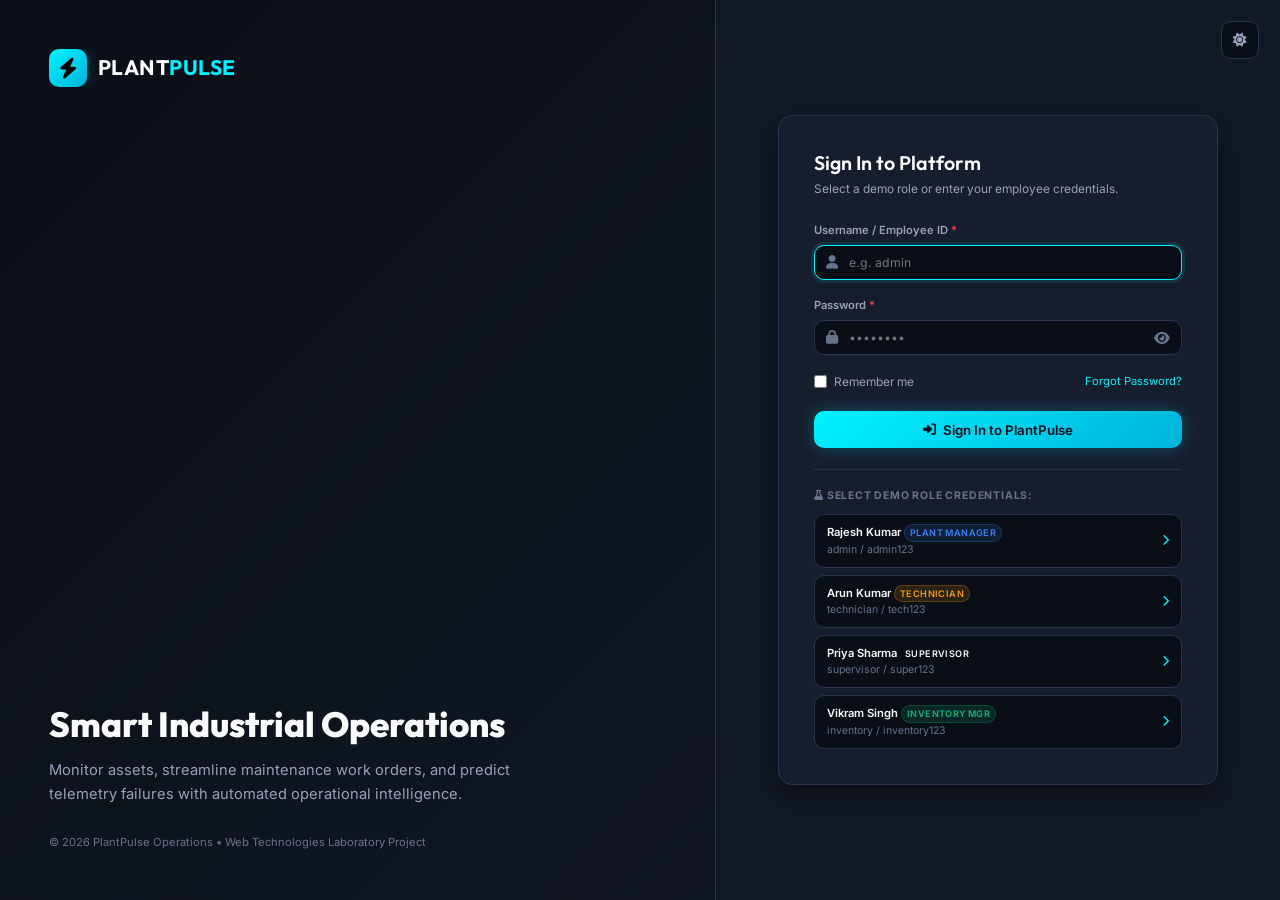
<file: login.html>
<!DOCTYPE html>
<html lang="en">
<head>
    <meta charset="UTF-8">
    <meta name="viewport" content="width=device-width, initial-scale=1.0">
    <title>Login | PlantPulse Industrial Platform</title>
    <meta name="description" content="PlantPulse Smart Industrial Asset & Predictive Maintenance Platform Login.">
    
    <!-- EARLY THEME INITIALIZATION SCRIPT (CRITICAL: PREVENTS THEME FLASHING) -->
    <script>
        (function() {
            var savedTheme = localStorage.getItem("plantpulse_theme") || "dark";
            document.documentElement.setAttribute("data-theme", savedTheme);
        })();
    </script>

    <link rel="stylesheet" href="https://cdnjs.cloudflare.com/ajax/libs/font-awesome/6.4.0/css/all.min.css">
    <link rel="stylesheet" href="css/style.css">
</head>
<body>

<div class="login-container">
    
    <!-- Left Hero Section (Desktop Split Screen) -->
    <div class="login-hero">
        <div class="brand-logo" style="font-size:1.5rem;">
            <div class="brand-icon"><i class="fas fa-bolt"></i></div>
            <div class="brand-text">PLANT<span>PULSE</span></div>
        </div>

        <div class="login-hero-content">
            <h1 class="login-hero-title">Smart Industrial Operations</h1>
            <p class="login-hero-sub">Monitor assets, streamline maintenance work orders, and predict telemetry failures with automated operational intelligence.</p>
        </div>

        <div style="font-size:0.8rem; color:var(--text-muted);">
            &copy; 2026 PlantPulse Operations • Web Technologies Laboratory Project
        </div>
    </div>

    <!-- Right Login Card Section -->
    <div class="login-card-wrapper" style="position:relative;">
        
        <!-- Theme Toggle on Login Screen -->
        <button class="icon-btn theme-toggle-trigger" id="themeToggleBtn" style="position:absolute; top:1.5rem; right:1.5rem;" title="Switch Theme">
            <i class="fas fa-sun"></i>
        </button>

        <div class="login-card">
            
            <div style="margin-bottom:1.75rem;">
                <h2 style="font-size:1.4rem; margin-bottom:0.3rem;">Sign In to Platform</h2>
                <p style="font-size:0.85rem; color:var(--text-secondary);">Select a demo role or enter your employee credentials.</p>
            </div>

            <div id="loginAlert" class="toast toast-danger" style="display:none; margin-bottom:1.25rem; width:100%;">
                <i class="fas fa-circle-exclamation toast-icon"></i>
                <div class="toast-content">
                    <div class="toast-title">Authentication Failed</div>
                    <div class="toast-message" id="loginAlertMsg">Invalid credentials.</div>
                </div>
            </div>

            <form id="loginForm">
                <div class="form-group" style="margin-bottom:1.25rem;">
                    <label class="form-label">Username / Employee ID <span class="required">*</span></label>
                    <div style="position:relative;">
                        <input type="text" id="loginUsername" class="form-control" placeholder="e.g. admin" required autofocus style="padding-left:2.4rem;">
                        <i class="fas fa-user" style="position:absolute; left:0.85rem; top:50%; transform:translateY(-50%); color:var(--text-muted);"></i>
                    </div>
                </div>

                <div class="form-group" style="margin-bottom:1.25rem;">
                    <label class="form-label">Password <span class="required">*</span></label>
                    <div style="position:relative;">
                        <input type="password" id="loginPassword" class="form-control" placeholder="••••••••" required style="padding-left:2.4rem; padding-right:2.4rem;">
                        <i class="fas fa-lock" style="position:absolute; left:0.85rem; top:50%; transform:translateY(-50%); color:var(--text-muted);"></i>
                        <button type="button" id="togglePassBtn" style="position:absolute; right:0.85rem; top:50%; transform:translateY(-50%); color:var(--text-muted);" title="Toggle Password Visibility">
                            <i class="fas fa-eye" id="passEyeIcon"></i>
                        </button>
                    </div>
                </div>

                <div style="display:flex; justify-content:space-between; align-items:center; margin-bottom:1.5rem; font-size:0.85rem;">
                    <label style="display:flex; align-items:center; gap:0.5rem; cursor:pointer; color:var(--text-secondary);">
                        <input type="checkbox" id="rememberMe"> Remember me
                    </label>
                    <a href="javascript:void(0)" onclick="alert('Stage 1 Demo: Please use one of the pre-configured demo credentials below.')" style="font-size:0.8rem;">Forgot Password?</a>
                </div>

                <button type="submit" id="submitLoginBtn" class="btn btn-primary" style="width:100%; padding:0.75rem; font-size:0.95rem; margin-bottom:1.5rem;">
                    <i class="fas fa-right-to-bracket" id="loginBtnIcon"></i> <span id="loginBtnText">Sign In to PlantPulse</span>
                </button>
            </form>

            <!-- Pre-configured Demo Accounts Helper Section -->
            <div style="border-top:1px solid var(--border-color); padding-top:1.25rem;">
                <div style="font-size:0.75rem; font-weight:700; text-transform:uppercase; color:var(--text-muted); letter-spacing:0.8px; margin-bottom:0.75rem;">
                    <i class="fas fa-flask"></i> Select Demo Role Credentials:
                </div>

                <div style="display:flex; flex-direction:column; gap:0.5rem;">
                    
                    <div class="demo-account-chip" onclick="fillCredentials('admin', 'admin123')">
                        <div>
                            <div style="font-weight:600; color:var(--text-primary);">Rajesh Kumar <span class="badge badge-info" style="font-size:0.65rem; padding:1px 5px;">Plant Manager</span></div>
                            <div style="font-size:0.75rem; color:var(--text-muted);">admin / admin123</div>
                        </div>
                        <i class="fas fa-chevron-right" style="color:var(--accent-primary);"></i>
                    </div>

                    <div class="demo-account-chip" onclick="fillCredentials('technician', 'tech123')">
                        <div>
                            <div style="font-weight:600; color:var(--text-primary);">Arun Kumar <span class="badge badge-warning" style="font-size:0.65rem; padding:1px 5px;">Technician</span></div>
                            <div style="font-size:0.75rem; color:var(--text-muted);">technician / tech123</div>
                        </div>
                        <i class="fas fa-chevron-right" style="color:var(--accent-primary);"></i>
                    </div>

                    <div class="demo-account-chip" onclick="fillCredentials('supervisor', 'super123')">
                        <div>
                            <div style="font-weight:600; color:var(--text-primary);">Priya Sharma <span class="badge badge-purple" style="font-size:0.65rem; padding:1px 5px;">Supervisor</span></div>
                            <div style="font-size:0.75rem; color:var(--text-muted);">supervisor / super123</div>
                        </div>
                        <i class="fas fa-chevron-right" style="color:var(--accent-primary);"></i>
                    </div>

                    <div class="demo-account-chip" onclick="fillCredentials('inventory', 'inventory123')">
                        <div>
                            <div style="font-weight:600; color:var(--text-primary);">Vikram Singh <span class="badge badge-success" style="font-size:0.65rem; padding:1px 5px;">Inventory Mgr</span></div>
                            <div style="font-size:0.75rem; color:var(--text-muted);">inventory / inventory123</div>
                        </div>
                        <i class="fas fa-chevron-right" style="color:var(--accent-primary);"></i>
                    </div>

                </div>
            </div>

        </div>
    </div>
</div>

<script src="js/mock-data.js"></script>
<script src="js/store.js"></script>
<script src="js/theme.js"></script>
<script src="js/auth.js"></script>

<script>
    document.addEventListener("DOMContentLoaded", () => {
        // Initialize Theme System
        PlantPulseTheme.init();

        // Redirect if already logged in
        if (PlantPulseAuth.getCurrentUser()) {
            window.location.href = "index.html";
        }

        const form = document.getElementById("loginForm");
        const alertBox = document.getElementById("loginAlert");
        const alertMsg = document.getElementById("loginAlertMsg");
        const passInput = document.getElementById("loginPassword");
        const togglePassBtn = document.getElementById("togglePassBtn");
        const passEyeIcon = document.getElementById("passEyeIcon");
        const submitBtn = document.getElementById("submitLoginBtn");
        const btnIcon = document.getElementById("loginBtnIcon");
        const btnText = document.getElementById("loginBtnText");

        // Toggle Password Visibility
        togglePassBtn.addEventListener("click", () => {
            const isPass = passInput.type === "password";
            passInput.type = isPass ? "text" : "password";
            passEyeIcon.className = isPass ? "fas fa-eye-slash" : "fas fa-eye";
        });

        form.addEventListener("submit", (e) => {
            e.preventDefault();
            const username = document.getElementById("loginUsername").value.trim();
            const password = passInput.value.trim();
            const rememberMe = document.getElementById("rememberMe").checked;

            // Visual Login Button Spinner Transition
            submitBtn.disabled = true;
            btnIcon.className = "fas fa-spinner fa-spin";
            btnText.textContent = "Signing In...";

            setTimeout(() => {
                const res = PlantPulseAuth.login(username, password, rememberMe);
                if (res.success) {
                    btnIcon.className = "fas fa-circle-check";
                    btnText.textContent = "Authenticated!";
                    setTimeout(() => {
                        window.location.href = "index.html";
                    }, 300);
                } else {
                    submitBtn.disabled = false;
                    btnIcon.className = "fas fa-right-to-bracket";
                    btnText.textContent = "Sign In to PlantPulse";
                    alertMsg.textContent = res.message;
                    alertBox.style.display = "flex";
                }
            }, 350);
        });
    });

    function fillCredentials(user, pass) {
        document.getElementById("loginUsername").value = user;
        document.getElementById("loginPassword").value = pass;
        document.getElementById("loginAlert").style.display = "none";
    }
</script>

</body>
</html>
</file>
<file: css/style.css>
/* ==========================================================================
   PLANTPULSE - Industrial Operations Platform CSS Design System
   Stage 1: HTML5 + CSS3 + ES6 JavaScript
   Theme: Single Centralized Theme Architecture (Dark Graphite & Clean Light)
   ========================================================================== */

@import url('https://fonts.googleapis.com/css2?family=Inter:wght@300;400;500;600;700&family=Outfit:wght@400;500;600;700;800&family=JetBrains+Mono:wght@400;500&display=swap');

/* --- CSS Variables & Design Tokens --- */
:root {
    /* Color Palette - Dark Theme Default */
    --bg-dark: #0a0e17;
    --bg-surface: #121824;
    --bg-surface-hover: #1a2234;
    --bg-card: #161e2e;
    --bg-card-header: #1c263b;
    --bg-modal: #182236;
    
    --border-color: #26334d;
    --border-color-light: #334466;
    --border-glow: rgba(0, 242, 254, 0.15);

    /* Text Colors - High Contrast Compliant */
    --text-primary: #f8fafc;
    --text-secondary: #94a3b8;
    --text-muted: #64748b;
    --text-section-heading: #94a3b8; /* Crisp 7.2:1 contrast ratio against #121824 */
    --text-inverse: #0f172a;

    /* Accent & Brand Colors */
    --accent-primary: #00f2fe;
    --accent-secondary: #00b4db;
    --accent-gradient: linear-gradient(135deg, #00f2fe 0%, #00b4db 100%);
    --accent-glow: 0 0 15px rgba(0, 242, 254, 0.25);

    /* Status Colors */
    --status-success: #10b981;
    --status-success-bg: rgba(16, 185, 129, 0.14);
    --status-warning: #f59e0b;
    --status-warning-bg: rgba(245, 158, 11, 0.14);
    --status-danger: #ef4444;
    --status-danger-bg: rgba(239, 68, 68, 0.14);
    --status-info: #3b82f6;
    --status-info-bg: rgba(59, 130, 246, 0.14);
    --status-purple: #8b5cf6;
    --status-purple-bg: rgba(139, 92, 246, 0.14);

    /* Typography */
    --font-heading: 'Outfit', -apple-system, BlinkMacSystemFont, sans-serif;
    --font-body: 'Inter', -apple-system, BlinkMacSystemFont, sans-serif;
    --font-mono: 'JetBrains Mono', monospace;

    /* Dimensions & Layout */
    --sidebar-width: 260px;
    --sidebar-collapsed-width: 72px;
    --topbar-height: 70px;
    --radius-sm: 6px;
    --radius-md: 10px;
    --radius-lg: 14px;
    --radius-full: 9999px;

    /* Shadows */
    --shadow-sm: 0 2px 4px rgba(0, 0, 0, 0.2);
    --shadow-md: 0 4px 12px rgba(0, 0, 0, 0.3);
    --shadow-lg: 0 10px 25px rgba(0, 0, 0, 0.4);
    --shadow-inner: inset 0 1px 2px rgba(255, 255, 255, 0.05);

    /* Transitions */
    --transition-fast: all 0.15s ease-in-out;
    --transition-normal: all 0.25s ease-in-out;
    --transition-slow: all 0.35s ease-in-out;
}

/* Light Theme Overrides */
[data-theme="light"] {
    --bg-dark: #f1f5f9;
    --bg-surface: #ffffff;
    --bg-surface-hover: #e2e8f0;
    --bg-card: #ffffff;
    --bg-card-header: #f8fafc;
    --bg-modal: #ffffff;

    --border-color: #cbd5e1;
    --border-color-light: #94a3b8;
    --border-glow: rgba(2, 132, 199, 0.15);

    --text-primary: #0f172a;
    --text-secondary: #334155;
    --text-muted: #64748b;
    --text-section-heading: #475569; /* High contrast 6.8:1 ratio against #ffffff */
    --text-inverse: #f8fafc;

    --accent-primary: #0284c7;
    --accent-secondary: #0369a1;
    --accent-gradient: linear-gradient(135deg, #0284c7 0%, #0369a1 100%);
    --accent-glow: 0 0 12px rgba(2, 132, 199, 0.2);

    --status-success-bg: rgba(16, 185, 129, 0.12);
    --status-warning-bg: rgba(245, 158, 11, 0.12);
    --status-danger-bg: rgba(239, 68, 68, 0.12);
    --status-info-bg: rgba(59, 130, 246, 0.12);
    --status-purple-bg: rgba(139, 92, 246, 0.12);

    --shadow-sm: 0 1px 3px rgba(0,0,0,0.06);
    --shadow-md: 0 4px 6px -1px rgba(0,0,0,0.08);
    --shadow-lg: 0 10px 20px -3px rgba(0,0,0,0.12);
}

/* Enable smooth transitions ONLY when user explicitly toggles theme */
html.theme-transitioning,
html.theme-transitioning *,
html.theme-transitioning *::before,
html.theme-transitioning *::after {
    transition: background-color 0.25s ease, color 0.25s ease, border-color 0.25s ease, box-shadow 0.25s ease !important;
}

/* --- Global Reset & Base Styles --- */
*, *::before, *::after {
    box-sizing: border-box;
    margin: 0;
    padding: 0;
}

html, body {
    height: 100%;
    font-family: var(--font-body);
    background-color: var(--bg-dark);
    color: var(--text-primary);
    line-height: 1.5;
    font-size: 14px;
    -webkit-font-smoothing: antialiased;
    overflow-x: hidden;
}

h1, h2, h3, h4, h5, h6 {
    font-family: var(--font-heading);
    font-weight: 600;
    color: var(--text-primary);
    line-height: 1.25;
}

a {
    color: var(--accent-primary);
    text-decoration: none;
    transition: var(--transition-fast);
}

a:hover {
    color: var(--accent-secondary);
}

button, input, select, textarea {
    font-family: inherit;
    font-size: inherit;
    color: inherit;
}

button {
    cursor: pointer;
    border: none;
    outline: none;
    background: none;
}

ul {
    list-style: none;
}

/* --- Layout Grid --- */
.app-container {
    display: flex;
    min-height: 100vh;
    width: 100%;
    position: relative;
}

/* --- Sidebar Navigation & High Contrast Section Titles --- */
.sidebar {
    width: var(--sidebar-width);
    background-color: var(--bg-surface);
    border-right: 1px solid var(--border-color);
    display: flex;
    flex-direction: column;
    position: fixed;
    top: 0;
    bottom: 0;
    left: 0;
    z-index: 100;
    transition: var(--transition-normal);
}

.sidebar.collapsed {
    width: var(--sidebar-collapsed-width);
}

.sidebar-header {
    height: var(--topbar-height);
    display: flex;
    align-items: center;
    justify-content: space-between;
    padding: 0 1.25rem;
    border-bottom: 1px solid var(--border-color);
}

.brand-logo {
    display: flex;
    align-items: center;
    gap: 0.75rem;
    font-family: var(--font-heading);
    font-weight: 700;
    font-size: 1.25rem;
    letter-spacing: 0.5px;
    color: var(--text-primary);
    white-space: nowrap;
    overflow: hidden;
}

.brand-icon {
    width: 38px;
    height: 38px;
    background: var(--accent-gradient);
    border-radius: var(--radius-md);
    display: flex;
    align-items: center;
    justify-content: center;
    color: #000;
    font-weight: 800;
    box-shadow: var(--accent-glow);
    flex-shrink: 0;
}

.brand-text span {
    color: var(--accent-primary);
}

.sidebar-toggle-btn {
    width: 28px;
    height: 28px;
    border-radius: var(--radius-sm);
    background: var(--bg-card);
    border: 1px solid var(--border-color);
    color: var(--text-secondary);
    display: flex;
    align-items: center;
    justify-content: center;
    transition: var(--transition-fast);
}

.sidebar-toggle-btn:hover {
    color: var(--text-primary);
    border-color: var(--accent-primary);
}

.sidebar-nav {
    flex: 1;
    padding: 1.25rem 0.75rem;
    overflow-y: auto;
    display: flex;
    flex-direction: column;
    gap: 0.35rem;
}

/* HIGH PRIORITY CONTRAST FIX FOR SIDEBAR SECTION HEADINGS */
.nav-section-title {
    font-family: var(--font-heading);
    font-size: 0.75rem;
    text-transform: uppercase;
    letter-spacing: 0.08em;
    color: var(--text-section-heading);
    font-weight: 700;
    padding: 1.1rem 0.75rem 0.4rem 0.75rem;
    white-space: nowrap;
    line-height: 1.3;
    display: block;
}

.nav-item {
    display: flex;
    align-items: center;
    gap: 0.85rem;
    padding: 0.75rem 0.85rem;
    border-radius: var(--radius-md);
    color: var(--text-secondary);
    font-weight: 500;
    transition: var(--transition-fast);
    white-space: nowrap;
    position: relative;
}

.nav-item i {
    font-size: 1.15rem;
    width: 22px;
    text-align: center;
    flex-shrink: 0;
}

.nav-item:hover {
    color: var(--text-primary);
    background-color: var(--bg-surface-hover);
}

.nav-item.active {
    color: var(--text-primary);
    background: linear-gradient(90deg, rgba(0, 242, 254, 0.15) 0%, rgba(0, 242, 254, 0.02) 100%);
    border-left: 3px solid var(--accent-primary);
    font-weight: 600;
}

.nav-item.active i {
    color: var(--accent-primary);
}

.badge-count {
    margin-left: auto;
    background: var(--status-danger);
    color: #fff;
    font-size: 0.7rem;
    font-weight: 700;
    padding: 2px 7px;
    border-radius: var(--radius-full);
}

.sidebar-footer {
    padding: 1rem;
    border-top: 1px solid var(--border-color);
    display: flex;
    align-items: center;
    gap: 0.75rem;
}

.system-status {
    display: flex;
    align-items: center;
    gap: 0.5rem;
    font-size: 0.8rem;
    color: var(--text-secondary);
}

.status-dot {
    width: 8px;
    height: 8px;
    border-radius: 50%;
    background-color: var(--status-success);
    box-shadow: 0 0 8px var(--status-success);
}

/* Sidebar Collapsed Handling & Flyout Tooltips */
.sidebar.collapsed .brand-text,
.sidebar.collapsed .nav-text,
.sidebar.collapsed .nav-section-title,
.sidebar.collapsed .badge-count,
.sidebar.collapsed .system-status-text {
    display: none !important;
}

.sidebar.collapsed .nav-item {
    justify-content: center;
    padding: 0.75rem 0;
    position: relative;
}

.sidebar.collapsed .nav-item[data-tooltip]::after {
    content: attr(data-tooltip);
    position: absolute;
    left: calc(100% + 12px);
    top: 50%;
    transform: translateY(-50%) translateX(-6px);
    background-color: var(--bg-card-header);
    color: var(--text-primary);
    padding: 6px 12px;
    border-radius: var(--radius-sm);
    font-size: 0.78rem;
    font-weight: 600;
    white-space: nowrap;
    box-shadow: var(--shadow-md);
    border: 1px solid var(--border-color);
    z-index: 9999;
    pointer-events: none;
    opacity: 0;
    visibility: hidden;
    transition: opacity 0.2s ease, transform 0.2s ease, visibility 0.2s ease;
}

.sidebar.collapsed .nav-item[data-tooltip]:hover::after {
    opacity: 1;
    visibility: visible;
    transform: translateY(-50%) translateX(0);
}

.sidebar.collapsed .sidebar-header {
    justify-content: center;
    padding: 0;
}

/* --- Main Content Wrapper --- */
.main-wrapper {
    flex: 1;
    margin-left: var(--sidebar-width);
    display: flex;
    flex-direction: column;
    min-width: 0;
    transition: var(--transition-normal);
}

.sidebar.collapsed ~ .main-wrapper {
    margin-left: var(--sidebar-collapsed-width);
}

/* --- Top Navigation Header --- */
.topbar {
    height: var(--topbar-height);
    background-color: var(--bg-surface);
    border-bottom: 1px solid var(--border-color);
    display: flex;
    align-items: center;
    justify-content: space-between;
    padding: 0 1.75rem;
    position: sticky;
    top: 0;
    z-index: 90;
    backdrop-filter: blur(10px);
}

.topbar-left {
    display: flex;
    align-items: center;
    gap: 1rem;
}

.mobile-menu-btn {
    display: none;
    font-size: 1.25rem;
    color: var(--text-secondary);
}

.breadcrumbs {
    display: flex;
    align-items: center;
    gap: 0.5rem;
    font-size: 0.85rem;
    color: var(--text-muted);
}

.breadcrumbs a {
    color: var(--text-secondary);
}

.breadcrumbs i {
    font-size: 0.7rem;
}

.breadcrumbs span.current {
    color: var(--text-primary);
    font-weight: 600;
}

.topbar-right {
    display: flex;
    align-items: center;
    gap: 1.25rem;
}

.global-search-btn {
    display: flex;
    align-items: center;
    gap: 0.75rem;
    background-color: var(--bg-dark);
    border: 1px solid var(--border-color);
    border-radius: var(--radius-md);
    padding: 0.5rem 1rem;
    color: var(--text-muted);
    font-size: 0.85rem;
    min-width: 240px;
    transition: var(--transition-fast);
}

.global-search-btn:hover {
    border-color: var(--accent-primary);
    color: var(--text-secondary);
}

.search-shortcut {
    margin-left: auto;
    background: var(--bg-card);
    border: 1px solid var(--border-color);
    border-radius: 4px;
    padding: 1px 6px;
    font-size: 0.7rem;
    font-weight: 600;
}

.icon-btn {
    width: 38px;
    height: 38px;
    border-radius: var(--radius-md);
    background-color: var(--bg-dark);
    border: 1px solid var(--border-color);
    color: var(--text-secondary);
    display: flex;
    align-items: center;
    justify-content: center;
    position: relative;
    transition: var(--transition-fast);
}

.icon-btn:hover {
    color: var(--text-primary);
    border-color: var(--accent-primary);
    background-color: var(--bg-surface-hover);
}

.icon-btn .dot-indicator {
    position: absolute;
    top: 8px;
    right: 8px;
    width: 8px;
    height: 8px;
    border-radius: 50%;
    background-color: var(--status-danger);
}

.user-profile {
    display: flex;
    align-items: center;
    gap: 0.75rem;
    padding-left: 0.5rem;
    border-left: 1px solid var(--border-color);
    position: relative;
    cursor: pointer;
}

.avatar {
    width: 38px;
    height: 38px;
    border-radius: var(--radius-md);
    background: var(--accent-gradient);
    color: #000;
    font-weight: 700;
    display: flex;
    align-items: center;
    justify-content: center;
    font-size: 0.9rem;
}

.user-info {
    display: flex;
    flex-direction: column;
}

.user-name {
    font-weight: 600;
    font-size: 0.85rem;
    line-height: 1.2;
}

.user-role {
    font-size: 0.75rem;
    color: var(--text-muted);
}

/* User Dropdown Menu */
.user-dropdown-menu {
    position: absolute;
    top: calc(100% + 12px);
    right: 0;
    background-color: var(--bg-modal);
    border: 1px solid var(--border-color-light);
    border-radius: var(--radius-md);
    box-shadow: var(--shadow-lg);
    width: 220px;
    display: none;
    flex-direction: column;
    z-index: 200;
    overflow: hidden;
}

.user-dropdown-menu.show {
    display: flex;
    animation: toastIn 0.2s ease forwards;
}

.user-dropdown-header {
    padding: 0.85rem 1rem;
    background-color: var(--bg-card-header);
    border-bottom: 1px solid var(--border-color);
}

.user-dropdown-item {
    display: flex;
    align-items: center;
    gap: 0.65rem;
    padding: 0.7rem 1rem;
    color: var(--text-secondary);
    font-size: 0.85rem;
    transition: var(--transition-fast);
}

.user-dropdown-item:hover {
    background-color: var(--bg-surface-hover);
    color: var(--text-primary);
}

.user-dropdown-item.logout-item {
    color: var(--status-danger);
    border-top: 1px solid var(--border-color);
}

/* --- Main Content Container --- */
.content-body {
    flex: 1;
    padding: 1.75rem;
    display: flex;
    flex-direction: column;
    gap: 1.75rem;
    animation: pageFadeIn 0.25s cubic-bezier(0.16, 1, 0.3, 1) forwards;
}

@keyframes pageFadeIn {
    from { opacity: 0; transform: translateY(6px); }
    to { opacity: 1; transform: translateY(0); }
}

/* Page Header */
.page-header {
    display: flex;
    align-items: center;
    justify-content: space-between;
    flex-wrap: wrap;
    gap: 1rem;
}

.page-title-group h1 {
    font-size: 1.65rem;
    letter-spacing: -0.5px;
}

.page-subtitle {
    color: var(--text-secondary);
    font-size: 0.9rem;
    margin-top: 0.2rem;
}

.page-actions {
    display: flex;
    align-items: center;
    gap: 0.75rem;
}

/* --- Common UI Components --- */

/* Buttons */
.btn {
    display: inline-flex;
    align-items: center;
    justify-content: center;
    gap: 0.5rem;
    padding: 0.6rem 1.2rem;
    border-radius: var(--radius-md);
    font-weight: 600;
    font-size: 0.875rem;
    transition: var(--transition-fast);
    white-space: nowrap;
}

.btn-primary {
    background: var(--accent-gradient);
    color: #09101d;
    box-shadow: var(--accent-glow);
}

.btn-primary:hover {
    opacity: 0.92;
    transform: translateY(-1px);
}

.btn-secondary {
    background-color: var(--bg-surface-hover);
    border: 1px solid var(--border-color);
    color: var(--text-primary);
}

.btn-secondary:hover {
    border-color: var(--border-color-light);
    background-color: var(--bg-card-header);
}

.btn-danger {
    background-color: var(--status-danger-bg);
    border: 1px solid rgba(239, 68, 68, 0.3);
    color: var(--status-danger);
}

.btn-danger:hover {
    background-color: var(--status-danger);
    color: #fff;
}

.btn-sm {
    padding: 0.4rem 0.8rem;
    font-size: 0.8rem;
    border-radius: var(--radius-sm);
}

.btn-icon {
    padding: 0.4rem;
    width: 32px;
    height: 32px;
    border-radius: var(--radius-sm);
}

/* Cards */
.card {
    background-color: var(--bg-card);
    border: 1px solid var(--border-color);
    border-radius: var(--radius-lg);
    box-shadow: var(--shadow-sm);
    overflow: hidden;
    transition: var(--transition-normal);
}

.card-header {
    padding: 1.25rem 1.5rem;
    background-color: var(--bg-card-header);
    border-bottom: 1px solid var(--border-color);
    display: flex;
    align-items: center;
    justify-content: space-between;
    gap: 1rem;
}

.card-title {
    font-size: 1.05rem;
    font-weight: 600;
    display: flex;
    align-items: center;
    gap: 0.6rem;
}

.card-title i {
    color: var(--accent-primary);
}

.card-body {
    padding: 1.5rem;
}

.card-footer {
    padding: 1rem 1.5rem;
    border-top: 1px solid var(--border-color);
    background-color: var(--bg-card-header);
}

/* --- KPI Grid --- */
.kpi-grid {
    display: grid;
    grid-template-columns: repeat(auto-fit, minmax(220px, 1fr));
    gap: 1.25rem;
}

.kpi-card {
    background-color: var(--bg-card);
    border: 1px solid var(--border-color);
    border-radius: var(--radius-lg);
    padding: 1.25rem;
    position: relative;
    overflow: hidden;
    transition: var(--transition-fast);
}

.kpi-card:hover {
    border-color: var(--border-color-light);
    transform: translateY(-2px);
    box-shadow: var(--shadow-md);
}

.kpi-header {
    display: flex;
    align-items: center;
    justify-content: space-between;
    margin-bottom: 0.75rem;
}

.kpi-title {
    font-size: 0.75rem;
    text-transform: uppercase;
    letter-spacing: 0.8px;
    color: var(--text-muted);
    font-weight: 700;
}

.kpi-icon {
    width: 36px;
    height: 36px;
    border-radius: var(--radius-md);
    display: flex;
    align-items: center;
    justify-content: center;
    font-size: 1.1rem;
}

.kpi-icon.blue { background: var(--status-info-bg); color: var(--status-info); }
.kpi-icon.green { background: var(--status-success-bg); color: var(--status-success); }
.kpi-icon.amber { background: var(--status-warning-bg); color: var(--status-warning); }
.kpi-icon.red { background: var(--status-danger-bg); color: var(--status-danger); }
.kpi-icon.purple { background: var(--status-purple-bg); color: var(--status-purple); }

.kpi-value {
    font-family: var(--font-heading);
    font-size: 1.85rem;
    font-weight: 700;
    line-height: 1.1;
    color: var(--text-primary);
    margin-bottom: 0.5rem;
}

.kpi-footer {
    display: flex;
    align-items: center;
    gap: 0.4rem;
    font-size: 0.78rem;
}

.trend-up { color: var(--status-success); font-weight: 600; }
.trend-down { color: var(--status-danger); font-weight: 600; }
.trend-neutral { color: var(--text-muted); font-weight: 500; }

.kpi-subtext {
    color: var(--text-muted);
}

/* --- Status Badges --- */
.badge {
    display: inline-flex;
    align-items: center;
    gap: 0.35rem;
    padding: 0.25rem 0.65rem;
    border-radius: var(--radius-full);
    font-size: 0.75rem;
    font-weight: 600;
    text-transform: uppercase;
    letter-spacing: 0.4px;
    white-space: nowrap;
}

.badge-dot {
    width: 6px;
    height: 6px;
    border-radius: 50%;
}

.badge-success { background-color: var(--status-success-bg); color: var(--status-success); border: 1px solid rgba(16, 185, 129, 0.25); }
.badge-success .badge-dot { background-color: var(--status-success); }

.badge-warning { background-color: var(--status-warning-bg); color: var(--status-warning); border: 1px solid rgba(245, 158, 11, 0.25); }
.badge-warning .badge-dot { background-color: var(--status-warning); }

.badge-danger { background-color: var(--status-danger-bg); color: var(--status-danger); border: 1px solid rgba(239, 68, 68, 0.25); }
.badge-danger .badge-dot { background-color: var(--status-danger); }

.badge-info { background-color: var(--status-info-bg); color: var(--status-info); border: 1px solid rgba(59, 130, 246, 0.25); }
.badge-info .badge-dot { background-color: var(--status-info); }

.badge-secondary { background-color: var(--bg-surface-hover); color: var(--text-secondary); border: 1px solid var(--border-color); }
.badge-secondary .badge-dot { background-color: var(--text-muted); }

/* --- Industrial Data Tables --- */
.table-responsive {
    width: 100%;
    overflow-x: auto;
}

.data-table {
    width: 100%;
    border-collapse: collapse;
    text-align: left;
    font-size: 0.875rem;
}

.data-table th {
    padding: 0.9rem 1.1rem;
    background-color: var(--bg-card-header);
    color: var(--text-muted);
    font-weight: 600;
    font-size: 0.75rem;
    text-transform: uppercase;
    letter-spacing: 0.6px;
    border-bottom: 1px solid var(--border-color);
}

.data-table td {
    padding: 1rem 1.1rem;
    border-bottom: 1px solid var(--border-color);
    color: var(--text-secondary);
    vertical-align: middle;
}

.data-table tbody tr {
    transition: var(--transition-fast);
}

.data-table tbody tr:hover {
    background-color: var(--bg-surface-hover);
    color: var(--text-primary);
}

.table-cell-bold {
    color: var(--text-primary);
    font-weight: 600;
}

.table-cell-code {
    font-family: var(--font-mono);
    color: var(--accent-primary);
    font-size: 0.825rem;
}

.table-actions {
    display: flex;
    align-items: center;
    gap: 0.4rem;
}

/* --- Filter & Toolbar Bar --- */
.toolbar-bar {
    display: flex;
    align-items: center;
    justify-content: space-between;
    gap: 1rem;
    flex-wrap: wrap;
    background-color: var(--bg-card);
    border: 1px solid var(--border-color);
    padding: 1rem 1.25rem;
    border-radius: var(--radius-lg);
}

.search-box {
    position: relative;
    flex: 1;
    min-width: 220px;
    max-width: 360px;
}

.search-box i {
    position: absolute;
    left: 0.85rem;
    top: 50%;
    transform: translateY(-50%);
    color: var(--text-muted);
}

.search-input {
    width: 100%;
    padding: 0.55rem 0.85rem 0.55rem 2.4rem;
    background-color: var(--bg-dark);
    border: 1px solid var(--border-color);
    border-radius: var(--radius-md);
    color: var(--text-primary);
    font-size: 0.85rem;
    transition: var(--transition-fast);
}

.search-input:focus {
    border-color: var(--accent-primary);
    outline: none;
}

.filter-group {
    display: flex;
    align-items: center;
    gap: 0.75rem;
    flex-wrap: wrap;
}

.select-control {
    padding: 0.55rem 2rem 0.55rem 0.85rem;
    background-color: var(--bg-dark);
    border: 1px solid var(--border-color);
    border-radius: var(--radius-md);
    color: var(--text-primary);
    font-size: 0.85rem;
    cursor: pointer;
    appearance: none;
    background-image: url("data:image/svg+xml,%3Csvg xmlns='http://www.w3.org/2000/svg' width='16' height='16' viewBox='0 0 24 24' fill='none' stroke='%3C94a3b8' stroke-width='2' stroke-linecap='round' stroke-linejoin='round'%3E%3Cpolyline points='6 9 12 15 18 9'%3E%3C/polyline%3E%3C/svg%3E");
    background-repeat: no-repeat;
    background-position: right 0.6rem center;
    transition: var(--transition-fast);
}

.select-control:focus {
    border-color: var(--accent-primary);
    outline: none;
}

/* --- Forms & Inputs --- */
.form-grid {
    display: grid;
    grid-template-columns: repeat(auto-fit, minmax(240px, 1fr));
    gap: 1.25rem;
}

.form-group {
    display: flex;
    flex-direction: column;
    gap: 0.4rem;
}

.form-group.full-width {
    grid-column: 1 / -1;
}

.form-label {
    font-size: 0.8rem;
    font-weight: 600;
    color: var(--text-secondary);
}

.form-label .required {
    color: var(--status-danger);
}

.form-control {
    width: 100%;
    padding: 0.65rem 0.85rem;
    background-color: var(--bg-dark);
    border: 1px solid var(--border-color);
    border-radius: var(--radius-md);
    color: var(--text-primary);
    font-size: 0.875rem;
    transition: var(--transition-fast);
}

.form-control:focus {
    border-color: var(--accent-primary);
    outline: none;
    box-shadow: 0 0 0 3px rgba(0, 242, 254, 0.1);
}

.form-control.error {
    border-color: var(--status-danger);
}

.error-message {
    font-size: 0.75rem;
    color: var(--status-danger);
    display: none;
}

.form-control.error + .error-message {
    display: block;
}

textarea.form-control {
    resize: vertical;
    min-height: 90px;
}

/* --- Dynamic Machine Health Indicator Bar --- */
.health-bar-wrapper {
    display: flex;
    align-items: center;
    gap: 0.75rem;
    width: 100%;
}

.health-bar-track {
    flex: 1;
    height: 8px;
    background-color: rgba(255, 255, 255, 0.08);
    border-radius: var(--radius-full);
    overflow: hidden;
}

.health-bar-fill {
    height: 100%;
    border-radius: var(--radius-full);
    transition: width 0.6s ease;
}

.health-bar-fill.healthy { background-color: var(--status-success); box-shadow: 0 0 8px var(--status-success); }
.health-bar-fill.warning { background-color: var(--status-warning); box-shadow: 0 0 8px var(--status-warning); }
.health-bar-fill.critical { background-color: var(--status-danger); box-shadow: 0 0 8px var(--status-danger); }

.health-score-val {
    font-family: var(--font-mono);
    font-weight: 700;
    font-size: 0.85rem;
    width: 42px;
    text-align: right;
}

/* --- Modal Overlay & Dialog --- */
.modal-overlay {
    position: fixed;
    top: 0;
    left: 0;
    right: 0;
    bottom: 0;
    background-color: rgba(6, 10, 18, 0.75);
    backdrop-filter: blur(6px);
    display: flex;
    align-items: center;
    justify-content: center;
    z-index: 1000;
    opacity: 0;
    visibility: hidden;
    transition: var(--transition-normal);
    padding: 1.5rem;
}

.modal-overlay.active {
    opacity: 1;
    visibility: visible;
}

.modal-dialog {
    background-color: var(--bg-modal);
    border: 1px solid var(--border-color-light);
    border-radius: var(--radius-lg);
    box-shadow: var(--shadow-lg);
    width: 100%;
    max-width: 650px;
    max-height: 90vh;
    display: flex;
    flex-direction: column;
    transform: scale(0.95);
    transition: var(--transition-normal);
    overflow: hidden;
}

.modal-overlay.active .modal-dialog {
    transform: scale(1);
}

.modal-header {
    padding: 1.25rem 1.5rem;
    background-color: var(--bg-card-header);
    border-bottom: 1px solid var(--border-color);
    display: flex;
    align-items: center;
    justify-content: space-between;
}

.modal-title {
    font-size: 1.15rem;
    font-weight: 600;
    display: flex;
    align-items: center;
    gap: 0.6rem;
}

.modal-close-btn {
    width: 32px;
    height: 32px;
    border-radius: var(--radius-sm);
    color: var(--text-muted);
    display: flex;
    align-items: center;
    justify-content: center;
    transition: var(--transition-fast);
}

.modal-close-btn:hover {
    color: var(--text-primary);
    background-color: var(--bg-surface-hover);
}

.modal-body {
    padding: 1.5rem;
    overflow-y: auto;
    flex: 1;
}

.modal-footer {
    padding: 1rem 1.5rem;
    border-top: 1px solid var(--border-color);
    background-color: var(--bg-card-header);
    display: flex;
    align-items: center;
    justify-content: flex-end;
    gap: 0.75rem;
}

/* --- Toast Notifications System --- */
.toast-container {
    position: fixed;
    top: 1.5rem;
    right: 1.5rem;
    z-index: 2000;
    display: flex;
    flex-direction: column;
    gap: 0.75rem;
    pointer-events: none;
}

.toast {
    pointer-events: auto;
    min-width: 300px;
    max-width: 420px;
    background-color: var(--bg-card);
    border: 1px solid var(--border-color-light);
    border-radius: var(--radius-md);
    padding: 0.9rem 1.1rem;
    box-shadow: var(--shadow-lg);
    display: flex;
    align-items: flex-start;
    gap: 0.75rem;
    animation: toastIn 0.3s cubic-bezier(0.16, 1, 0.3, 1) forwards;
    position: relative;
    overflow: hidden;
}

.toast.toast-success { border-left: 4px solid var(--status-success); }
.toast.toast-danger { border-left: 4px solid var(--status-danger); }
.toast.toast-warning { border-left: 4px solid var(--status-warning); }
.toast.toast-info { border-left: 4px solid var(--status-info); }

.toast-icon {
    font-size: 1.25rem;
    margin-top: 2px;
}

.toast-success .toast-icon { color: var(--status-success); }
.toast-danger .toast-icon { color: var(--status-danger); }
.toast-warning .toast-icon { color: var(--status-warning); }
.toast-info .toast-icon { color: var(--status-info); }

.toast-content {
    flex: 1;
}

.toast-title {
    font-weight: 600;
    font-size: 0.875rem;
}

.toast-message {
    font-size: 0.8rem;
    color: var(--text-secondary);
    margin-top: 2px;
}

@keyframes toastIn {
    from { opacity: 0; transform: translateX(100px); }
    to { opacity: 1; transform: translateX(0); }
}

/* --- Kanban View Components --- */
.kanban-board {
    display: grid;
    grid-template-columns: repeat(auto-fit, minmax(260px, 1fr));
    gap: 1.25rem;
    align-items: start;
}

.kanban-column {
    background-color: var(--bg-surface);
    border: 1px solid var(--border-color);
    border-radius: var(--radius-lg);
    display: flex;
    flex-direction: column;
    max-height: 80vh;
}

.kanban-header {
    padding: 1rem 1.1rem;
    border-bottom: 1px solid var(--border-color);
    display: flex;
    align-items: center;
    justify-content: space-between;
    background-color: var(--bg-card-header);
}

.kanban-title {
    font-size: 0.85rem;
    font-weight: 700;
    text-transform: uppercase;
    letter-spacing: 0.5px;
    display: flex;
    align-items: center;
    gap: 0.5rem;
}

.kanban-count {
    background-color: var(--bg-dark);
    border: 1px solid var(--border-color);
    padding: 2px 8px;
    border-radius: var(--radius-full);
    font-size: 0.75rem;
    color: var(--text-muted);
}

.kanban-cards {
    padding: 1rem;
    display: flex;
    flex-direction: column;
    gap: 0.85rem;
    overflow-y: auto;
}

.kanban-card {
    background-color: var(--bg-card);
    border: 1px solid var(--border-color);
    border-radius: var(--radius-md);
    padding: 1rem;
    cursor: pointer;
    transition: var(--transition-fast);
}

.kanban-card:hover {
    border-color: var(--accent-primary);
    transform: translateY(-2px);
    box-shadow: var(--shadow-md);
}

.kanban-card-title {
    font-weight: 600;
    font-size: 0.9rem;
    margin-bottom: 0.5rem;
}

.kanban-card-meta {
    display: flex;
    align-items: center;
    justify-content: space-between;
    font-size: 0.78rem;
    color: var(--text-muted);
    margin-top: 0.75rem;
    padding-top: 0.5rem;
    border-top: 1px solid var(--border-color);
}

/* --- Activity Feed Timeline Styling --- */
.activity-feed {
    display: flex;
    flex-direction: column;
    gap: 1rem;
    position: relative;
    padding-left: 0.5rem;
}

.activity-item {
    display: flex;
    align-items: flex-start;
    gap: 0.85rem;
    position: relative;
}

.activity-icon {
    width: 32px;
    height: 32px;
    border-radius: 50%;
    background: var(--bg-dark);
    border: 1px solid var(--border-color);
    display: flex;
    align-items: center;
    justify-content: center;
    font-size: 0.85rem;
    color: var(--accent-primary);
    flex-shrink: 0;
}

.activity-content {
    flex: 1;
    font-size: 0.85rem;
    color: var(--text-secondary);
}

.activity-user {
    font-weight: 600;
    color: var(--text-primary);
}

.activity-time {
    font-size: 0.75rem;
    color: var(--text-muted);
    margin-top: 2px;
}

/* --- Login Page Refined Dual Theme Layout --- */
.login-container {
    display: flex;
    min-height: 100vh;
    width: 100%;
    background-color: var(--bg-dark);
}

.login-hero {
    flex: 1.25;
    background: linear-gradient(135deg, rgba(10, 14, 23, 0.82) 0%, rgba(18, 24, 36, 0.90) 100%),
                url('https://images.unsplash.com/photo-1581091226825-a6a2a5aee158?auto=format&fit=crop&w=1600&q=80') center/cover no-repeat;
    display: flex;
    flex-direction: column;
    justify-content: space-between;
    padding: 3.5rem;
    border-right: 1px solid var(--border-color);
    position: relative;
}

[data-theme="light"] .login-hero {
    background: linear-gradient(135deg, rgba(241, 245, 249, 0.88) 0%, rgba(226, 232, 240, 0.94) 100%),
                url('https://images.unsplash.com/photo-1581091226825-a6a2a5aee158?auto=format&fit=crop&w=1600&q=80') center/cover no-repeat;
}

.login-hero-content {
    max-width: 520px;
    margin-top: auto;
    margin-bottom: 2rem;
}

.login-hero-title {
    font-size: 2.5rem;
    font-weight: 800;
    line-height: 1.2;
    margin-bottom: 1rem;
}

.login-hero-sub {
    font-size: 1.05rem;
    color: var(--text-secondary);
    line-height: 1.6;
}

.login-card-wrapper {
    flex: 1;
    display: flex;
    align-items: center;
    justify-content: center;
    padding: 2.5rem;
    background-color: var(--bg-surface);
}

.login-card {
    width: 100%;
    max-width: 440px;
    background-color: var(--bg-card);
    border: 1px solid var(--border-color);
    border-radius: var(--radius-lg);
    padding: 2.5rem;
    box-shadow: var(--shadow-lg);
}

.demo-account-chip {
    padding: 0.65rem 0.85rem;
    background: var(--bg-dark);
    border: 1px solid var(--border-color);
    border-radius: var(--radius-md);
    cursor: pointer;
    transition: var(--transition-fast);
    display: flex;
    align-items: center;
    justify-content: space-between;
    font-size: 0.8rem;
}

.demo-account-chip:hover {
    border-color: var(--accent-primary);
    background: var(--bg-surface-hover);
}

/* --- 403 Access Restricted View --- */
.access-denied-container {
    display: flex;
    flex-direction: column;
    align-items: center;
    justify-content: center;
    text-align: center;
    padding: 4rem 1.5rem;
    min-height: 60vh;
}

.access-denied-icon {
    width: 80px;
    height: 80px;
    border-radius: 50%;
    background: var(--status-danger-bg);
    color: var(--status-danger);
    font-size: 2.5rem;
    display: flex;
    align-items: center;
    justify-content: center;
    margin-bottom: 1.5rem;
    border: 1px solid rgba(239, 68, 68, 0.3);
}

/* --- Responsive Layout Adjustments --- */
@media (max-width: 1024px) {
    .sidebar {
        width: var(--sidebar-collapsed-width);
    }
    .sidebar .brand-text,
    .sidebar .nav-text,
    .sidebar .nav-section-title,
    .sidebar .badge-count,
    .sidebar .system-status-text {
        display: none;
    }
    .sidebar .nav-item {
        justify-content: center;
        padding: 0.75rem 0;
    }
    .sidebar .sidebar-header {
        justify-content: center;
    }
    .main-wrapper {
        margin-left: var(--sidebar-collapsed-width);
    }
    .global-search-btn {
        min-width: 160px;
    }
    .login-hero {
        display: none;
    }
}

@media (max-width: 768px) {
    .sidebar {
        transform: translateX(-100%);
        width: var(--sidebar-width);
    }
    .sidebar.mobile-open {
        transform: translateX(0);
    }
    .sidebar.mobile-open .brand-text,
    .sidebar.mobile-open .nav-text,
    .sidebar.mobile-open .nav-section-title,
    .sidebar.mobile-open .badge-count {
        display: inline-block;
    }
    .sidebar.mobile-open .nav-item {
        justify-content: flex-start;
        padding: 0.75rem 0.85rem;
    }
    .main-wrapper {
        margin-left: 0 !important;
    }
    .mobile-menu-btn {
        display: block;
    }
    .topbar {
        padding: 0 1rem;
    }
    .content-body {
        padding: 1rem;
    }
    .global-search-btn {
        display: none;
    }
    .user-info {
        display: none;
    }
}
</file>
